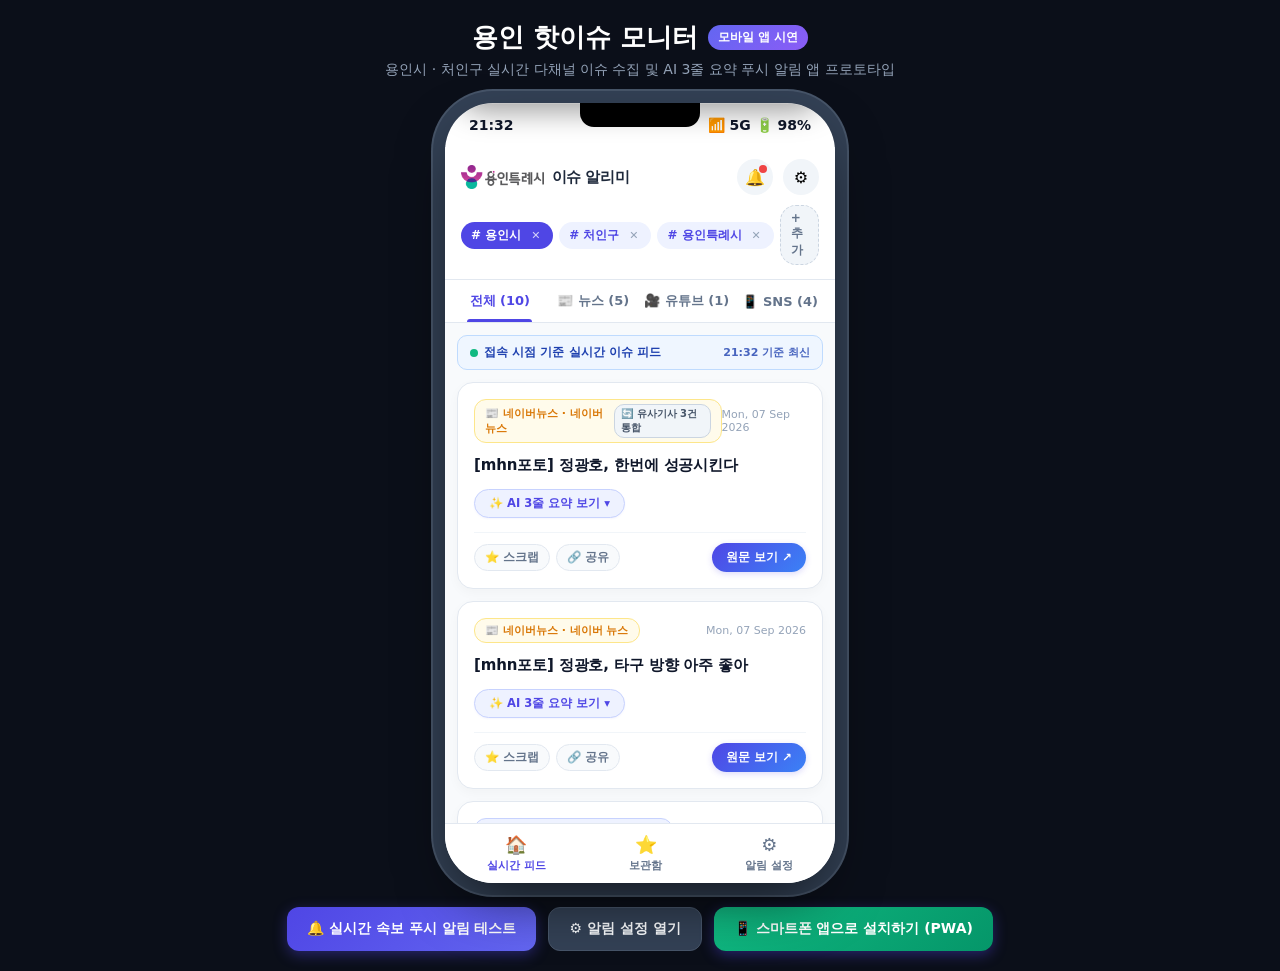
<file: index.html>
<!DOCTYPE html>
<html lang="ko">
<head>
  <meta charset="UTF-8">
  <meta name="viewport" content="width=device-width, initial-scale=1.0">
  <title>용인 핫이슈 모니터 - 모바일 앱</title>
  
  <!-- PWA Meta Tags -->
  <link rel="manifest" href="manifest.json">
  <meta name="theme-color" content="#2563eb">
  <meta name="mobile-web-app-capable" content="yes">
  <meta name="apple-mobile-web-app-capable" content="yes">
  <meta name="apple-mobile-web-app-status-bar-style" content="black-translucent">
  <link rel="apple-touch-icon" href="data:image/svg+xml,<svg xmlns='http://www.w3.org/2000/svg' viewBox='0 0 100 100'><rect width='100' height='100' rx='22' fill='%232563eb'/><text x='50' y='65' font-size='50' font-weight='bold' text-anchor='middle' fill='white'>🔔</text></svg>">
  <link rel="preconnect" href="https://fonts.googleapis.com">
  <link rel="preconnect" href="https://fonts.gstatic.com" crossorigin>
  <link href="https://fonts.googleapis.com/css2?family=Pretendard:wght@400;500;600;700;800&family=Outfit:wght@600;700;800&display=swap" rel="stylesheet">
  
  <!-- Modular Design System CSS -->
  <link rel="stylesheet" href="css/styles.css">
</head>
<body>

  <div class="demo-header">
    <h1>용인 핫이슈 모니터 <span class="badge">모바일 앱 시연</span></h1>
    <p>용인시 · 처인구 실시간 다채널 이슈 수집 및 AI 3줄 요약 푸시 알림 앱 프로토타입</p>
  </div>

  <!-- Mobile Frame Container -->
  <div class="phone-container">
    <div class="phone-notch"></div>

    <!-- Status Bar -->
    <div class="phone-status-bar">
      <span id="liveTime">09:41</span>
      <span>📶 5G 🔋 98%</span>
    </div>

    <!-- Simulated Push Notification Banner -->
    <div class="push-notification" id="pushBanner">
      <div class="push-icon">🔔</div>
      <div class="push-content">
        <div class="push-title">
          <span>[속보 알림] 처인구 이슈</span>
          <span class="push-time">방금 전</span>
        </div>
        <div class="push-desc">용인 처인구 반도체 클러스터 도로 확장 기본계획 최종 승인 발표!</div>
      </div>
    </div>

    <!-- App Main Screen -->
    <div class="app-screen">

      <!-- Top Header -->
      <div class="app-header">
        <div class="app-title-bar">
          <div class="app-logo">
            <img src="yongin_logo.png" alt="용인특례시 로고" class="app-logo-img">
            <div class="app-logo-text">이슈 알리미</div>
          </div>
          <div class="header-actions">
            <button class="icon-btn" onclick="triggerNotificationTest()" title="실시간 알림 테스트">
              🔔
              <span class="badge-dot"></span>
            </button>
            <button class="icon-btn" onclick="toggleSettingsModal()" title="알림 및 키워드 설정">
              ⚙️
            </button>
          </div>
        </div>

        <!-- Keyword Chips -->
        <div class="keyword-chips" id="keywordChips">
          <!-- Rendered dynamically by app.js -->
        </div>
      </div>

      <!-- Category Filter Tabs -->
      <div class="category-tabs">
        <button class="tab-btn active" onclick="switchCategory('all', this)">전체 (0)</button>
        <button class="tab-btn" onclick="switchCategory('news', this)">📰 뉴스 (0)</button>
        <button class="tab-btn" onclick="switchCategory('youtube', this)">🎥 유튜브 (0)</button>
        <button class="tab-btn" onclick="switchCategory('sns', this)">📱 SNS (0)</button>
      </div>

      <!-- Feed Container -->
      <div class="feed-container" id="feedContainer">
        <!-- Rendered dynamically by app.js -->
      </div>

      <!-- Bottom Navigation Bar -->
      <div class="app-bottom-nav">
        <button class="nav-item active" onclick="switchNavTab('feed', this)">
          <span class="nav-icon">🏠</span>
          <span>실시간 피드</span>
        </button>
        <button class="nav-item" onclick="switchNavTab('bookmark', this)">
          <span class="nav-icon">⭐</span>
          <span>보관함 <span id="scrapBadge" style="background:#EF4444; color:#FFF; font-size:10px; padding:1px 5px; border-radius:10px; font-weight:800; display:none; vertical-align:middle;">0</span></span>
        </button>
        <button class="nav-item" onclick="toggleSettingsModal()">
          <span class="nav-icon">⚙️</span>
          <span>알림 설정</span>
        </button>
      </div>

      <!-- Bottom Sheet Modal for Notification Settings -->
      <div class="modal-overlay" id="settingsModal">
        <div class="modal-content">
          <div class="modal-head">
            <h3>⚙️ 이슈 알림 & 키워드 설정</h3>
            <button class="modal-close" onclick="toggleSettingsModal()">✕</button>
          </div>

          <div class="setting-item">
            <div class="setting-info">
              <h4>🔔 1) 실시간 속보 푸시 알림</h4>
              <p>새로운 이슈 등록 시 스마트폰에 즉시 알림 전송</p>
            </div>
            <label class="switch">
              <input type="checkbox" id="realtimePushToggle" checked onchange="updateNotifySetting('realtime', this)">
              <span class="slider"></span>
            </label>
          </div>

          <div class="setting-item">
            <div class="setting-info">
              <h4>🚨 2) 관심/위험 이슈 속보 알림</h4>
              <p>민원·정체·사고 등 관심 이슈 감지 시 즉시 알림</p>
            </div>
            <label class="switch">
              <input type="checkbox" id="negativePushToggle" checked onchange="updateNotifySetting('negative', this)">
              <span class="slider"></span>
            </label>
          </div>

          <div class="setting-item">
            <div class="setting-info">
              <h4>☀️ 3) 정기 브리핑 푸시 알림</h4>
              <p>매일 오전 8시 / 오후 6시 주요 이슈 TOP 5 요약</p>
            </div>
            <label class="switch">
              <input type="checkbox" id="briefingPushToggle" checked onchange="updateNotifySetting('briefing', this)">
              <span class="slider"></span>
            </label>
          </div>

          <div style="margin-top: 16px;">
            <h4 style="font-size: 13px; font-weight: 700; color: var(--text-main); margin-bottom: 8px;">📌 모니터링 키워드 관리</h4>
            <div style="display: flex; gap: 6px; flex-wrap: wrap;" id="settingsKeywordChips">
              <!-- Dynamically rendered -->
            </div>
          </div>

          <!-- FactChat API Key Setting Section -->
          <div style="margin-top: 16px; padding-top: 14px; border-top: 1px solid #E2E8F0;">
            <div style="display: flex; align-items: center; justify-content: space-between; margin-bottom: 6px;">
              <h4 style="font-size: 13px; font-weight: 700; color: var(--text-main); display: flex; align-items: center; gap: 4px;">
                🔑 사내 FactChat API 개인 키 설정
              </h4>
              <span id="factchatKeyBadge" class="api-key-badge warning">⚠️ 키 입력 필요</span>
            </div>
            
            <div style="display: flex; gap: 6px; margin-bottom: 6px;">
              <div style="position: relative; flex: 1;">
                <input type="password" id="factchatApiKeyInput" value="" placeholder="사내 FactChat API 키 입력" style="width: 100%; padding: 8px 30px 8px 10px; border: 1px solid #CBD5E1; border-radius: 8px; font-size: 12px; font-family: monospace;">
                <button type="button" onclick="togglePasswordVisibility()" style="position: absolute; right: 8px; top: 50%; transform: translateY(-50%); background: none; border: none; font-size: 14px; cursor: pointer; color: #64748B;" title="키 보이기/숨기기">👁️</button>
              </div>
              <button type="button" onclick="saveFactchatKey()" style="background: var(--primary); color: white; border: none; padding: 0 12px; border-radius: 8px; font-size: 12px; font-weight: 700; cursor: pointer;">저장</button>
            </div>

            <!-- Key Guidance Box -->
            <div class="api-guidance-box">
              💡 <strong>사내 FactChat API 키가 없으신가요?</strong><br>
              사내 포털에서 개인 발급키를 발급받아 입력하시면 AI 3줄 요약이 가동됩니다.
              <a href="#" onclick="showKeyIssuanceGuide(); return false;" style="color: var(--primary); font-weight: 700; text-decoration: underline; margin-left: 2px;">[🔑 키 발급 가이드 보기]</a>
            </div>
          </div>
        </div>
      </div>

    </div>
  </div>

  <!-- Outside Control Buttons -->
  <div class="controls-panel">
    <button class="demo-btn" onclick="triggerNotificationTest()">🔔 실시간 속보 푸시 알림 테스트</button>
    <button class="demo-btn demo-btn-secondary" onclick="toggleSettingsModal()">⚙️ 알림 설정 열기</button>
    <button class="demo-btn" style="background: linear-gradient(135deg, #10B981, #059669);" onclick="installPWA()">📱 스마트폰 앱으로 설치하기 (PWA)</button>
  </div>

  <!-- Deep Module Scripts -->
  <script src="js/storage.js"></script>
  <script src="js/api.js"></script>
  <script src="js/app.js"></script>
</body>
</html>
</file>
<file: css/styles.css>
:root {
  --primary: #4F46E5;
  --primary-hover: #4338CA;
  --primary-light: #EEF2FF;
  --accent-red: #EF4444;
  --accent-green: #10B981;
  --bg-dark: #0F172A;
  --card-bg: #FFFFFF;
  --text-main: #1E293B;
  --text-sub: #64748B;
  --text-light: #94A3B8;
  --border-color: #E2E8F0;
}

* { box-sizing: border-box; margin: 0; padding: 0; font-family: 'Pretendard', -apple-system, BlinkMacSystemFont, system-ui, Roboto, sans-serif; }

body {
  background-color: #0B0F19;
  color: #F8FAFC;
  min-height: 100vh;
  display: flex;
  flex-direction: column;
  align-items: center;
  justify-content: center;
  padding: 20px;
}

.demo-header {
  text-align: center;
  margin-bottom: 24px;
}

.demo-header h1 {
  font-size: 26px;
  font-weight: 800;
  color: #FFFFFF;
  margin-bottom: 6px;
  display: flex;
  align-items: center;
  justify-content: center;
  gap: 10px;
}

.demo-header h1 .badge {
  background: linear-gradient(135deg, #6366F1, #8B5CF6);
  font-size: 12px;
  padding: 4px 10px;
  border-radius: 20px;
  font-weight: 700;
}

.demo-header p {
  color: #94A3B8;
  font-size: 14px;
}

/* Mobile Device Outer Frame */
.phone-container {
  position: relative;
  width: 390px;
  height: 780px;
  background: #1E293B;
  border-radius: 48px;
  box-shadow: 0 25px 60px -15px rgba(0, 0, 0, 0.7), 0 0 0 12px #334155, 0 0 0 14px #475569;
  overflow: hidden;
  display: flex;
  flex-direction: column;
}

/* Status Bar */
.phone-status-bar {
  height: 44px;
  background: #FFFFFF;
  display: flex;
  justify-content: space-between;
  align-items: center;
  padding: 0 24px;
  font-size: 14px;
  font-weight: 700;
  color: #0F172A;
  z-index: 10;
}

.phone-notch {
  width: 120px;
  height: 24px;
  background: #000000;
  border-radius: 0 0 14px 14px;
  position: absolute;
  top: 0;
  left: 50%;
  transform: translateX(-50%);
  z-index: 11;
}

/* Simulated Push Notification Banner */
.push-notification {
  position: absolute;
  top: 12px;
  left: 16px;
  right: 16px;
  background: rgba(15, 23, 42, 0.95);
  backdrop-filter: blur(10px);
  border: 1px solid rgba(255, 255, 255, 0.15);
  border-radius: 18px;
  padding: 14px;
  box-shadow: 0 12px 30px rgba(0, 0, 0, 0.4);
  z-index: 100;
  display: flex;
  align-items: flex-start;
  gap: 12px;
  transform: translateY(-120%);
  transition: transform 0.4s cubic-bezier(0.175, 0.885, 0.32, 1.275);
}

.push-notification.show {
  transform: translateY(0);
}

.push-icon {
  width: 36px;
  height: 36px;
  background: linear-gradient(135deg, #EF4444, #F59E0B);
  border-radius: 10px;
  display: flex;
  align-items: center;
  justify-content: center;
  font-size: 18px;
  flex-shrink: 0;
}

.push-content {
  flex: 1;
}

.push-title {
  font-size: 13px;
  font-weight: 700;
  color: #FFFFFF;
  display: flex;
  justify-content: space-between;
  margin-bottom: 2px;
}

.push-time {
  font-size: 11px;
  color: #94A3B8;
  font-weight: 400;
}

.push-desc {
  font-size: 12px;
  color: #CBD5E1;
  line-height: 1.4;
}

/* Main App Screen */
.app-screen {
  flex: 1;
  background: #F8FAFC;
  display: flex;
  flex-direction: column;
  overflow: hidden;
  position: relative;
}

/* App Header */
.app-header {
  background: #FFFFFF;
  padding: 12px 16px 10px;
  border-bottom: 1px solid #E2E8F0;
}

.app-title-bar {
  display: flex;
  align-items: center;
  justify-content: space-between;
  margin-bottom: 10px;
}

.app-logo {
  display: flex;
  align-items: center;
  gap: 8px;
}

.app-logo-img {
  height: 25px;
  width: auto;
  object-fit: contain;
  display: block;
}

.app-logo-text {
  font-size: 15px;
  font-weight: 800;
  color: #1E293B;
  letter-spacing: -0.03em;
  line-height: 25px;
  display: flex;
  align-items: center;
}

.header-actions {
  display: flex;
  align-items: center;
  gap: 10px;
}

.icon-btn {
  background: #F1F5F9;
  border: none;
  width: 36px;
  height: 36px;
  border-radius: 50%;
  display: flex;
  align-items: center;
  justify-content: center;
  font-size: 16px;
  cursor: pointer;
  position: relative;
  transition: background 0.2s;
}

.icon-btn:hover { background: #E2E8F0; }

.icon-btn .badge-dot {
  position: absolute;
  top: 6px;
  right: 6px;
  width: 8px;
  height: 8px;
  background: var(--accent-red);
  border-radius: 50%;
}

/* Keyword Pill Badges */
.keyword-chips {
  display: flex;
  align-items: center;
  gap: 6px;
  overflow-x: auto;
  padding-bottom: 4px;
  scrollbar-width: none;
}

.keyword-chips::-webkit-scrollbar { display: none; }

.chip {
  background: var(--primary-light);
  color: var(--primary);
  padding: 5px 10px;
  border-radius: 16px;
  font-size: 12px;
  font-weight: 700;
  white-space: nowrap;
  display: flex;
  align-items: center;
  gap: 4px;
  cursor: pointer;
}

.chip.active {
  background: var(--primary);
  color: #FFFFFF;
}

.chip-delete {
  margin-left: 3px;
  font-weight: 700;
  font-size: 11px;
  color: #94A3B8;
  cursor: pointer;
  border-radius: 50%;
  width: 15px;
  height: 15px;
  display: inline-flex;
  align-items: center;
  justify-content: center;
  transition: all 0.2s;
}

.chip.active .chip-delete {
  color: rgba(255, 255, 255, 0.75);
}

.chip-delete:hover {
  color: #EF4444 !important;
  background: rgba(239, 68, 68, 0.15);
}

.chip.active .chip-delete:hover {
  color: #FFFFFF !important;
  background: rgba(255, 255, 255, 0.25);
}

.chip-add {
  background: #F1F5F9;
  color: var(--text-sub);
  padding: 5px 10px;
  border-radius: 16px;
  font-size: 12px;
  font-weight: 600;
  border: 1px dashed #CBD5E1;
  cursor: pointer;
}

/* Category Tabs */
.category-tabs {
  display: flex;
  background: #FFFFFF;
  border-bottom: 1px solid #E2E8F0;
  padding: 0 8px;
}

.tab-btn {
  flex: 1;
  padding: 12px 0;
  text-align: center;
  background: none;
  border: none;
  font-size: 13px;
  font-weight: 600;
  color: var(--text-sub);
  cursor: pointer;
  position: relative;
  transition: color 0.2s;
}

.tab-btn.active {
  color: var(--primary);
  font-weight: 800;
}

.tab-btn.active::after {
  content: '';
  position: absolute;
  bottom: 0;
  left: 15%;
  right: 15%;
  height: 3px;
  background: var(--primary);
  border-radius: 3px 3px 0 0;
}

/* Feed Container */
.feed-container {
  flex: 1;
  overflow-y: auto;
  padding: 12px;
  display: flex;
  flex-direction: column;
  gap: 12px;
}

/* Real-time Status Banner */
.realtime-bar {
  display: flex;
  align-items: center;
  justify-content: space-between;
  background: #EFF6FF;
  border: 1px solid #BFDBFE;
  padding: 8px 12px;
  border-radius: 10px;
  font-size: 12px;
  color: #1E40AF;
  font-weight: 600;
}

.realtime-indicator {
  display: flex;
  align-items: center;
  gap: 6px;
}

.live-dot {
  width: 8px;
  height: 8px;
  background: var(--accent-green);
  border-radius: 50%;
  animation: pulse 1.5s infinite;
}

@keyframes pulse {
  0% { transform: scale(0.95); box-shadow: 0 0 0 0 rgba(16, 185, 129, 0.7); }
  70% { transform: scale(1); box-shadow: 0 0 0 6px rgba(16, 185, 129, 0); }
  100% { transform: scale(0.95); box-shadow: 0 0 0 0 rgba(16, 185, 129, 0); }
}

/* Issue Card */
.issue-card {
  background: var(--card-bg);
  border-radius: 16px;
  padding: 16px;
  box-shadow: 0 4px 12px rgba(0, 0, 0, 0.03);
  border: 1px solid #E2E8F0;
  display: flex;
  flex-direction: column;
  gap: 12px;
  transition: transform 0.15s ease, box-shadow 0.15s ease;
}

.issue-card:hover {
  box-shadow: 0 6px 16px rgba(0, 0, 0, 0.06);
}

.card-top {
  display: flex;
  align-items: center;
  justify-content: space-between;
}

.source-tag {
  display: inline-flex;
  align-items: center;
  gap: 4px;
  font-size: 11px;
  font-weight: 700;
  padding: 4px 10px;
  border-radius: 12px;
}

.source-news { background: #FFFBEB; color: #D97706; border: 1px solid #FDE68A; }
.source-youtube { background: #FEF2F2; color: #DC2626; border: 1px solid #FECACA; }
.source-sns { background: #EEF2FF; color: #4338CA; border: 1px solid #C7D2FE; }

.card-time {
  font-size: 11px;
  color: #94A3B8;
  font-weight: 500;
}

.card-title {
  font-size: 15px;
  font-weight: 700;
  color: #0F172A;
  line-height: 1.45;
  letter-spacing: -0.01em;
  word-break: keep-all;
  overflow-wrap: break-word;
  white-space: normal;
}

/* AI 3-Line Summary Toggle Button & Box */
.ai-summary-toggle-btn {
  background: #EEF2FF;
  color: #4F46E5;
  border: 1px solid #C7D2FE;
  padding: 6px 14px;
  border-radius: 20px;
  font-size: 11.5px;
  font-weight: 700;
  cursor: pointer;
  display: inline-flex;
  align-items: center;
  gap: 5px;
  transition: all 0.2s cubic-bezier(0.4, 0, 0.2, 1);
  align-self: flex-start;
  box-shadow: 0 1px 2px rgba(79, 70, 229, 0.05);
}

.ai-summary-toggle-btn:hover {
  background: #E0E7FF;
  border-color: #A5B4FC;
  transform: translateY(-1px);
  box-shadow: 0 3px 8px rgba(79, 70, 229, 0.15);
}

.ai-summary-toggle-btn:active {
  transform: translateY(0);
}

.ai-summary-box {
  background: linear-gradient(180deg, #F8FAFC 0%, #F1F5F9 100%);
  border: 1px solid #E2E8F0;
  border-radius: 12px;
  padding: 12px 14px;
}

.ai-summary-head {
  display: flex;
  align-items: center;
  gap: 6px;
  font-size: 11.5px;
  font-weight: 800;
  color: #4F46E5;
  margin-bottom: 8px;
}

.ai-summary-list {
  list-style: none;
  display: flex;
  flex-direction: column;
  gap: 6px;
}

.ai-summary-list li {
  font-size: 12.5px;
  color: #334155;
  line-height: 1.5;
  display: flex;
  align-items: flex-start;
  gap: 6px;
}

.ai-summary-list li::before {
  content: '•';
  color: #6366F1;
  font-weight: 900;
  font-size: 14px;
  line-height: 1;
}

/* Card Footer Actions */
.card-footer {
  display: flex;
  align-items: center;
  justify-content: space-between;
  padding-top: 10px;
  border-top: 1px solid #F1F5F9;
  margin-top: 2px;
}

.card-btns {
  display: flex;
  align-items: center;
  gap: 6px;
}

.card-action-btn {
  background: #F8FAFC;
  border: 1px solid #E2E8F0;
  font-size: 11.5px;
  color: #64748B;
  font-weight: 600;
  display: inline-flex;
  align-items: center;
  gap: 4px;
  padding: 5px 10px;
  border-radius: 14px;
  cursor: pointer;
  transition: all 0.15s ease;
}

.card-action-btn:hover {
  background: #F1F5F9;
  color: #1E293B;
  border-color: #CBD5E1;
}

.card-action-btn.scrapped {
  background: #FEF3C7;
  color: #D97706;
  border-color: #FDE68A;
}

.link-btn {
  background: linear-gradient(135deg, #4F46E5, #3B82F6);
  color: #FFFFFF;
  border: none;
  padding: 7px 14px;
  border-radius: 18px;
  font-size: 11.5px;
  font-weight: 700;
  text-decoration: none;
  display: inline-flex;
  align-items: center;
  gap: 4px;
  box-shadow: 0 2px 6px rgba(79, 70, 229, 0.2);
  transition: all 0.2s ease;
}

.link-btn:hover {
  box-shadow: 0 4px 10px rgba(79, 70, 229, 0.35);
  transform: translateY(-1px);
}

/* App Floating Toast Notification */
.app-toast {
  position: absolute;
  bottom: 70px;
  left: 50%;
  transform: translateX(-50%) translateY(20px);
  background: rgba(15, 23, 42, 0.92);
  color: #FFFFFF;
  padding: 10px 18px;
  border-radius: 20px;
  font-size: 12px;
  font-weight: 600;
  box-shadow: 0 8px 20px rgba(0, 0, 0, 0.3);
  backdrop-filter: blur(8px);
  z-index: 300;
  opacity: 0;
  pointer-events: none;
  transition: all 0.3s cubic-bezier(0.175, 0.885, 0.32, 1.275);
  white-space: nowrap;
}

.app-toast.show {
  opacity: 1;
  transform: translateX(-50%) translateY(0);
}

/* Bottom Navigation Bar */
.app-bottom-nav {
  height: 60px;
  background: #FFFFFF;
  border-top: 1px solid #E2E8F0;
  display: flex;
  align-items: center;
  justify-content: space-around;
}

.nav-item {
  display: flex;
  flex-direction: column;
  align-items: center;
  gap: 3px;
  background: none;
  border: none;
  font-size: 11px;
  font-weight: 600;
  color: var(--text-sub);
  cursor: pointer;
}

.nav-item.active {
  color: var(--primary);
  font-weight: 800;
}

.nav-icon {
  font-size: 18px;
}

/* Modal / Bottom Sheet */
.modal-overlay {
  position: absolute;
  inset: 0;
  background: rgba(15, 23, 42, 0.5);
  backdrop-filter: blur(4px);
  z-index: 200;
  display: flex;
  align-items: flex-end;
  opacity: 0;
  pointer-events: none;
  transition: opacity 0.3s;
}

.modal-overlay.show {
  opacity: 1;
  pointer-events: auto;
}

.modal-content {
  width: 100%;
  background: #FFFFFF;
  border-radius: 24px 24px 0 0;
  padding: 20px;
  transform: translateY(100%);
  transition: transform 0.3s cubic-bezier(0.175, 0.885, 0.32, 1.275);
}

.modal-overlay.show .modal-content {
  transform: translateY(0);
}

.modal-head {
  display: flex;
  align-items: center;
  justify-content: space-between;
  margin-bottom: 16px;
}

.modal-head h3 {
  font-size: 16px;
  font-weight: 800;
  color: var(--text-main);
}

.modal-close {
  background: none;
  border: none;
  font-size: 18px;
  color: var(--text-sub);
  cursor: pointer;
}

.setting-item {
  display: flex;
  align-items: center;
  justify-content: space-between;
  padding: 12px 0;
  border-bottom: 1px solid #F1F5F9;
}

.setting-info h4 {
  font-size: 14px;
  font-weight: 700;
  color: var(--text-main);
  margin-bottom: 2px;
}

.setting-info p {
  font-size: 11px;
  color: var(--text-sub);
}

.api-key-badge {
  font-size: 10px;
  font-weight: 700;
  padding: 2px 8px;
  border-radius: 10px;
}
.api-key-badge.active { background: #DEF7EC; color: #03543F; }
.api-key-badge.warning { background: #FDE8E8; color: #9B1C1C; }

.api-guidance-box {
  background: #F8FAFC;
  border: 1px dashed #CBD5E1;
  border-radius: 8px;
  padding: 8px 10px;
  font-size: 11px;
  color: #475569;
  line-height: 1.45;
}

/* Toggle Switch */
.switch {
  position: relative;
  display: inline-block;
  width: 44px;
  height: 24px;
}

.switch input { opacity: 0; width: 0; height: 0; }

.slider {
  position: absolute;
  cursor: pointer;
  inset: 0;
  background-color: #CBD5E1;
  transition: .3s;
  border-radius: 24px;
}

.slider:before {
  position: absolute;
  content: "";
  height: 18px;
  width: 18px;
  left: 3px;
  bottom: 3px;
  background-color: white;
  transition: .3s;
  border-radius: 50%;
}

input:checked + .slider { background-color: var(--primary); }
input:checked + .slider:before { transform: translateX(20px); }

/* Control Panel Outside Phone */
.controls-panel {
  margin-top: 24px;
  display: flex;
  gap: 12px;
}

.demo-btn {
  background: linear-gradient(135deg, #4F46E5, #6366F1);
  color: #FFF;
  border: none;
  padding: 12px 20px;
  border-radius: 12px;
  font-size: 14px;
  font-weight: 700;
  cursor: pointer;
  box-shadow: 0 4px 14px rgba(79, 70, 229, 0.4);
  transition: transform 0.2s, box-shadow 0.2s;
}

.demo-btn:hover {
  transform: translateY(-2px);
  box-shadow: 0 6px 20px rgba(79, 70, 229, 0.6);
}

.demo-btn-secondary {
  background: #334155;
  color: #F8FAFC;
  border: 1px solid #475569;
  box-shadow: none;
}

.demo-btn-secondary:hover {
  background: #475569;
}
</file>
